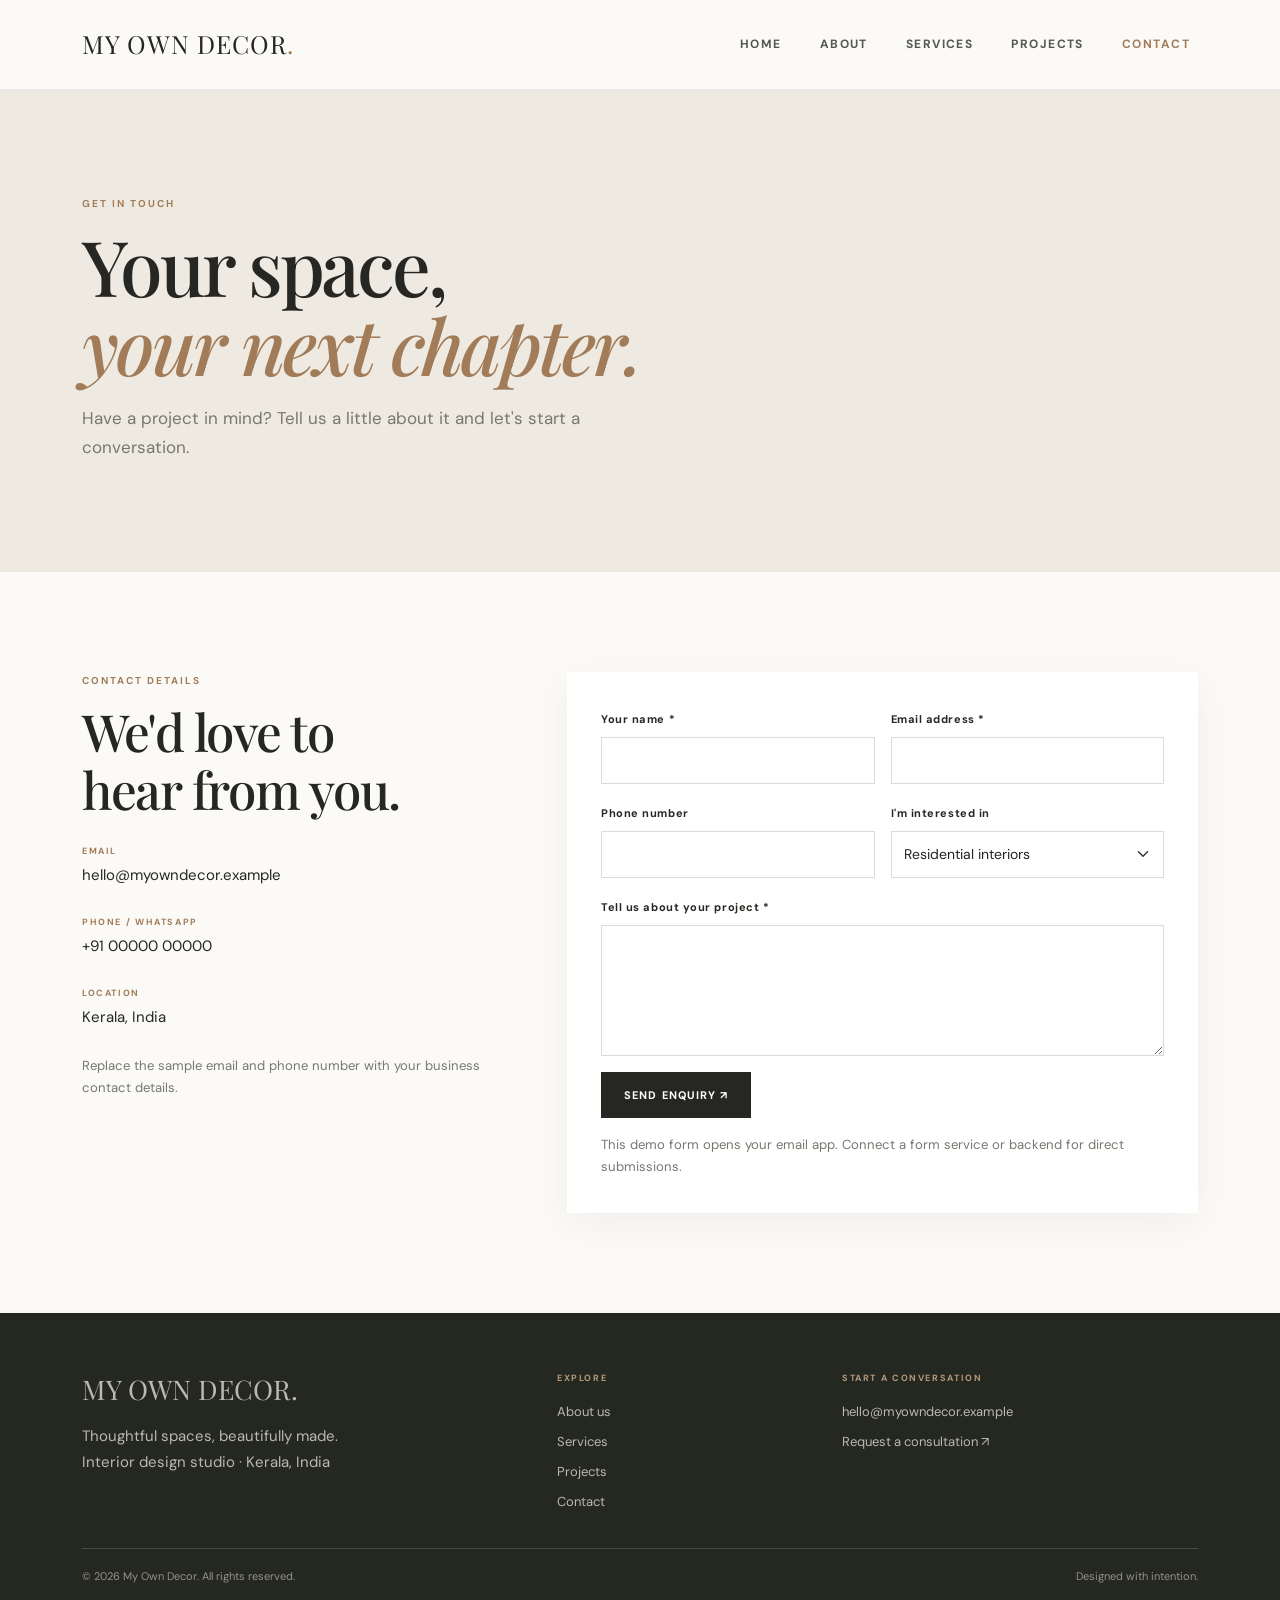
<file: contact.html>
<!doctype html>
<html lang="en"><head>
<meta charset="utf-8"><meta name="viewport" content="width=device-width, initial-scale=1">
<meta name="description" content="Contact My Own Decor to discuss your home or commercial interior design project.">
<title>Contact | My Own Decor</title>
<link rel="preconnect" href="https://fonts.googleapis.com"><link rel="preconnect" href="https://fonts.gstatic.com" crossorigin>
<link href="https://fonts.googleapis.com/css2?family=DM+Sans:wght@400;500;600;700&family=Playfair+Display:wght@500;600;700&display=swap" rel="stylesheet">
<link href="https://cdn.jsdelivr.net/npm/bootstrap@5.3.3/dist/css/bootstrap.min.css" rel="stylesheet"><link href="css/style.css" rel="stylesheet"></head>
<body><div id="site-header"></div><main>
<section class="page-hero"><div class="container"><p class="eyebrow">GET IN TOUCH</p><h1>Your space,<br><em>your next chapter.</em></h1><p class="lead-copy">Have a project in mind? Tell us a little about it and let's start a conversation.</p></div></section>
<section class="section-pad"><div class="container"><div class="row g-5">
<div class="col-lg-5"><p class="eyebrow">CONTACT DETAILS</p><h2 class="section-title">We'd love to<br>hear from you.</h2><div class="contact-detail"><small>EMAIL</small><a href="mailto:hello@myowndecor.example">hello@myowndecor.example</a></div><div class="contact-detail"><small>PHONE / WHATSAPP</small><a href="https://wa.me/910000000000" target="_blank" rel="noopener">+91 00000 00000</a></div><div class="contact-detail"><small>LOCATION</small><span>Kerala, India</span></div><p class="muted small mt-4">Replace the sample email and phone number with your business contact details.</p></div>
<div class="col-lg-7"><form id="contact-form" class="contact-form">
<div class="row g-3"><div class="col-md-6"><label class="form-label" for="name">Your name *</label><input class="form-control" id="name" name="name" required></div><div class="col-md-6"><label class="form-label" for="email">Email address *</label><input class="form-control" type="email" id="email" name="email" required></div><div class="col-md-6"><label class="form-label" for="phone">Phone number</label><input class="form-control" type="tel" id="phone" name="phone"></div><div class="col-md-6"><label class="form-label" for="service">I'm interested in</label><select class="form-select" id="service" name="service"><option>Residential interiors</option><option>Modular kitchen</option><option>Bedroom / living space</option><option>Commercial interiors</option><option>Other</option></select></div><div class="col-12"><label class="form-label" for="message">Tell us about your project *</label><textarea class="form-control" id="message" name="message" rows="5" required></textarea></div><div class="col-12"><button class="btn btn-dark btn-lg" type="submit">Send enquiry ↗</button><p class="small muted mt-3 mb-0" id="form-note">This demo form opens your email app. Connect a form service or backend for direct submissions.</p></div></div>
</form></div></div></div></section></main><div id="site-footer"></div><script src="https://cdn.jsdelivr.net/npm/bootstrap@5.3.3/dist/js/bootstrap.bundle.min.js"></script><script src="js/main.js"></script></body></html>
</file>
<file: css/style.css>
:root{--ink:#262722;--muted:#77786f;--paper:#fbfaf7;--sand:#eeeae2;--accent:#a27c58;--serif:"Playfair Display",Georgia,serif;--sans:"DM Sans",Arial,sans-serif}
*{box-sizing:border-box}html{scroll-behavior:smooth}body{margin:0;background:var(--paper);color:var(--ink);font-family:var(--sans);font-size:15px;line-height:1.7}.navbar{background:rgba(251,250,247,.97);padding:18px 0;border-bottom:1px solid rgba(38,39,34,.08)}.navbar-brand{font-family:var(--serif);font-size:25px;letter-spacing:.04em;color:var(--ink)!important}.brand-mark{color:var(--accent)}.nav-link{font-size:12px;font-weight:700;letter-spacing:.12em;text-transform:uppercase;color:#555!important;margin-left:22px}.nav-link:hover,.nav-link.active{color:var(--accent)!important}.hero{position:relative;min-height:690px;display:flex;align-items:center;color:white;background:url("https://images.unsplash.com/photo-1600210492486-724fe5c67fb0?auto=format&fit=crop&w=2000&q=90") center/cover no-repeat}.hero-shade{position:absolute;inset:0;background:linear-gradient(90deg,rgba(19,21,18,.73),rgba(19,21,18,.12))}.hero-content{position:relative;padding-top:60px;padding-bottom:70px}.hero h1,.page-hero h1{font-family:var(--serif);font-weight:500;font-size:clamp(3.2rem,7vw,6.3rem);line-height:1.03;letter-spacing:-.04em;margin:18px 0 24px}.hero h1 em,.page-hero h1 em{font-weight:500;color:#d8c6ad}.hero-copy{max-width:470px;font-size:17px;color:rgba(255,255,255,.85);margin-bottom:32px}.hero-note{position:absolute;right:4%;bottom:30px;font-size:10px;letter-spacing:.2em;color:rgba(255,255,255,.8)}.eyebrow{font-size:10px;font-weight:700;letter-spacing:.2em;color:var(--accent);margin-bottom:14px}.section-pad{padding:100px 0}.section-title{font-family:var(--serif);font-size:clamp(2.4rem,4vw,4rem);line-height:1.12;letter-spacing:-.025em;margin-bottom:22px}.muted{color:var(--muted)}.soft-section{background:var(--sand)}.value-card{height:100%;padding:28px;border-top:1px solid #cfc7ba}.value-card span{font-size:11px;color:var(--accent);letter-spacing:.1em}.value-card h3,.service-card h2,.portfolio-card h3{font-family:var(--serif);font-size:26px;margin:22px 0 10px}.value-card p{color:var(--muted);max-width:330px}.project-tile{display:block;position:relative;height:390px;overflow:hidden;color:white;text-decoration:none;background:#ddd}.project-tile-large{height:490px}.project-tile img{width:100%;height:100%;object-fit:cover;transition:transform .6s}.project-tile:hover img{transform:scale(1.04)}.project-tile:after{content:"";position:absolute;inset:35% 0 0;background:linear-gradient(transparent,rgba(0,0,0,.65))}.project-tile span{position:absolute;z-index:1;bottom:28px;left:30px;display:grid}.project-tile small,.portfolio-card small{font-size:9px;letter-spacing:.18em}.project-tile strong{font-family:var(--serif);font-size:29px;font-weight:500}.text-link{color:var(--ink);font-size:12px;font-weight:700;letter-spacing:.08em;text-decoration:none;border-bottom:1px solid var(--accent);padding-bottom:5px}.text-link:hover{color:var(--accent)}.cta-band{background:#34372f;color:white;padding:60px 7%;display:flex;align-items:center;justify-content:space-between;gap:30px}.cta-band h2{font-family:var(--serif);font-size:clamp(2.5rem,5vw,4rem);line-height:1.08;margin:0}.page-hero{background:var(--sand);padding:105px 0 95px}.page-hero h1{font-size:clamp(3rem,6vw,5.6rem);margin:12px 0 20px}.page-hero h1 em{color:var(--accent)}.lead-copy{font-size:17px;color:var(--muted);max-width:530px}.editorial-img{width:100%;height:560px;object-fit:cover}.service-card{background:white;height:100%;box-shadow:0 10px 35px rgba(30,30,20,.04)}.service-card img{width:100%;height:300px;object-fit:cover}.service-card h2{margin:8px 0 10px}.portfolio-card{background:white;height:100%}.portfolio-card img{width:100%;height:390px;object-fit:cover}.portfolio-card div{padding:22px 24px 26px}.portfolio-card small{color:var(--accent)}.portfolio-card h3{margin:7px 0 0}.filter-btn{border:1px solid #d6d1c8;background:transparent;padding:9px 17px;border-radius:30px;font:600 11px var(--sans);letter-spacing:.07em;color:var(--ink)}.filter-btn:hover,.filter-btn.active{background:var(--ink);border-color:var(--ink);color:white}.contact-detail{display:grid;gap:4px;margin-top:26px}.contact-detail small{font-size:9px;letter-spacing:.18em;color:var(--accent);font-weight:700}.contact-detail a,.contact-detail span{color:var(--ink);text-decoration:none}.contact-detail a:hover{color:var(--accent)}.contact-form{background:white;padding:34px;box-shadow:0 10px 35px rgba(30,30,20,.05)}.form-label{font-size:11px;font-weight:700;letter-spacing:.05em}.form-control,.form-select{border-radius:0;border-color:#dedbd4;padding:12px;font-size:14px;background-color:#fff}.form-control:focus,.form-select:focus{border-color:var(--accent);box-shadow:0 0 0 .2rem rgba(162,124,88,.12)}.btn{border-radius:0;font-size:11px;font-weight:700;letter-spacing:.1em;text-transform:uppercase;padding:14px 22px}.btn-dark{background:var(--ink);border-color:var(--ink)}.btn-dark:hover{background:var(--accent);border-color:var(--accent)}.site-footer{background:#252721;color:#e9e6df;padding:58px 0 25px}.footer-brand{font:27px var(--serif);color:white;text-decoration:none}.site-footer p,.site-footer a{color:#b9b9b0}.site-footer a{text-decoration:none}.site-footer a:hover{color:white}.footer-bottom{border-top:1px solid #484940;margin-top:35px;padding-top:18px;font-size:11px;color:#92938a}.footer-heading{font-size:9px;letter-spacing:.18em;color:#b59a7b;font-weight:700;margin-bottom:15px}.footer-links{display:grid;gap:8px;font-size:13px}
@media(max-width:767px){.navbar{padding:12px 0}.nav-link{margin:0;padding:10px 0}.hero{min-height:620px;background-position:58% center}.hero-note{display:none}.section-pad{padding:68px 0}.project-tile,.project-tile-large{height:340px}.page-hero{padding:75px 0 65px}.editorial-img{height:380px}.service-card img,.portfolio-card img{height:280px}.cta-band{padding:42px 28px;align-items:flex-start;flex-direction:column}.contact-form{padding:23px}.footer-col{margin-bottom:25px}}
</file>
